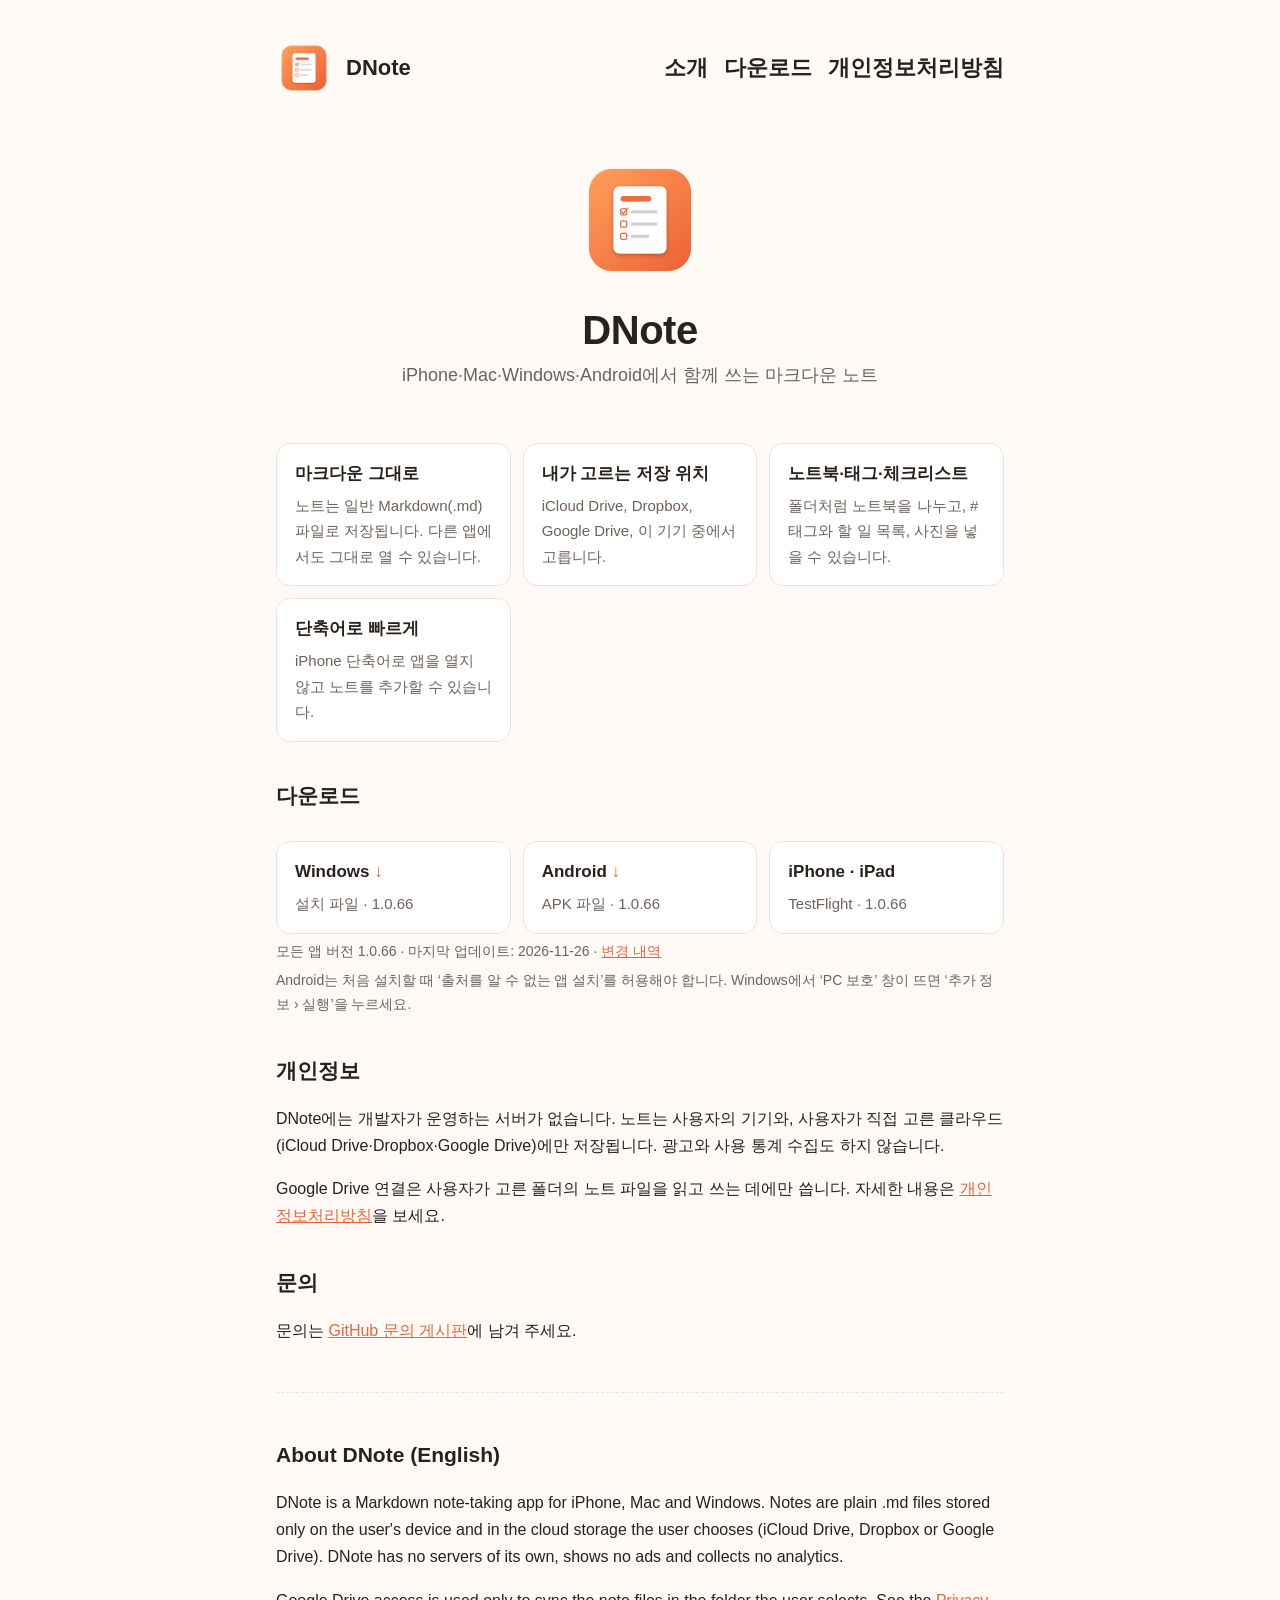
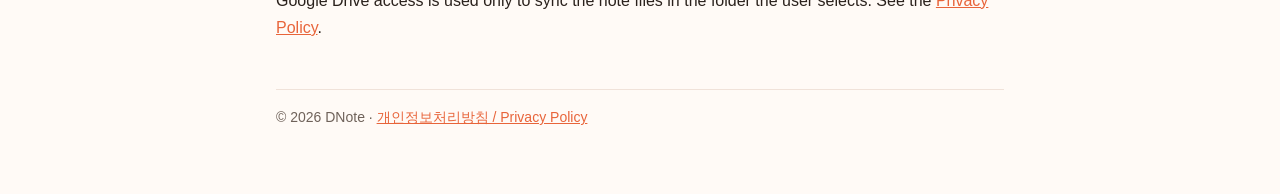
<file: index.html>
<!doctype html>
<html lang="ko">
<head>
  <meta charset="utf-8">
  <meta name="viewport" content="width=device-width, initial-scale=1">
  <title>DNote — 마크다운 노트</title>
  <meta name="description" content="DNote는 iPhone·Mac·Windows에서 쓰는 마크다운 노트 앱입니다. 노트는 사용자의 기기와 사용자가 고른 iCloud Drive·Dropbox·Google Drive에만 저장됩니다.">
  <link rel="icon" href="icon.png">
  <link rel="stylesheet" href="style.css">
</head>
<body>
<div class="wrap">
  <header class="top">
    <img src="icon.png" alt="">
    <a href="./">DNote</a>
    <nav><a href="./">소개</a><a href="#download">다운로드</a><a href="privacy.html">개인정보처리방침</a></nav>
  </header>

  <section class="hero">
    <img src="icon.png" alt="DNote 아이콘">
    <h1>DNote</h1>
    <p>iPhone·Mac·Windows·Android에서 함께 쓰는 마크다운 노트</p>
  </section>

  <div class="grid">
    <div class="card"><h3>마크다운 그대로</h3><p>노트는 일반 Markdown(.md) 파일로 저장됩니다. 다른 앱에서도 그대로 열 수 있습니다.</p></div>
    <div class="card"><h3>내가 고르는 저장 위치</h3><p>iCloud Drive, Dropbox, Google Drive, 이 기기 중에서 고릅니다.</p></div>
    <div class="card"><h3>노트북·태그·체크리스트</h3><p>폴더처럼 노트북을 나누고, #태그와 할 일 목록, 사진을 넣을 수 있습니다.</p></div>
    <div class="card"><h3>단축어로 빠르게</h3><p>iPhone 단축어로 앱을 열지 않고 노트를 추가할 수 있습니다.</p></div>
  </div>

  <h2 id="download">다운로드</h2>
  <div class="grid downloads">
    <a class="card dl" href="https://github.com/restman3/dnote/releases/download/v1.0.66/DNote-Windows-1.0.66-setup.exe">
      <h3>Windows</h3><p>설치 파일 · <span data-ver="version">1.0.66</span></p>
    </a>
    <a class="card dl" href="https://github.com/restman3/dnote/releases/download/v1.0.66/DNote-Android-1.0.66.apk">
      <h3>Android</h3><p>APK 파일 · <span data-ver="version">1.0.66</span></p>
    </a>
    <div class="card">
      <h3>iPhone · iPad</h3><p>TestFlight · <span data-ver="version">1.0.66</span></p>
    </div>
  </div>
  <p class="muted small">모든 앱 버전 <span data-ver="version">1.0.66</span> · 마지막 업데이트: <span data-ver="date">2026-11-26</span> · <a href="https://github.com/restman3/dnote/releases">변경 내역</a></p>
  <p class="muted small">Android는 처음 설치할 때 ‘출처를 알 수 없는 앱 설치’를 허용해야 합니다. Windows에서 ‘PC 보호’ 창이 뜨면 ‘추가 정보 › 실행’을 누르세요.</p>

  <h2>개인정보</h2>
  <p>DNote에는 개발자가 운영하는 서버가 없습니다. 노트는 사용자의 기기와, 사용자가 직접 고른 클라우드(iCloud Drive·Dropbox·Google Drive)에만 저장됩니다. 광고와 사용 통계 수집도 하지 않습니다.</p>
  <p>Google Drive 연결은 사용자가 고른 폴더의 노트 파일을 읽고 쓰는 데에만 씁니다. 자세한 내용은 <a href="privacy.html">개인정보처리방침</a>을 보세요.</p>

  <h2>문의</h2>
  <p>문의는 <a href="https://github.com/restman3/dnote/issues">GitHub 문의 게시판</a>에 남겨 주세요.</p>

  <section class="en" lang="en">
    <h2>About DNote (English)</h2>
    <p>DNote is a Markdown note-taking app for iPhone, Mac and Windows. Notes are plain .md files stored only on the user's device and in the cloud storage the user chooses (iCloud Drive, Dropbox or Google Drive). DNote has no servers of its own, shows no ads and collects no analytics.</p>
    <p>Google Drive access is used only to sync the note files in the folder the user selects. See the <a href="privacy.html#english">Privacy Policy</a>.</p>
  </section>

  <footer>© 2026 DNote · <a href="privacy.html">개인정보처리방침 / Privacy Policy</a></footer>
</div>
</body>
</html>
</file>
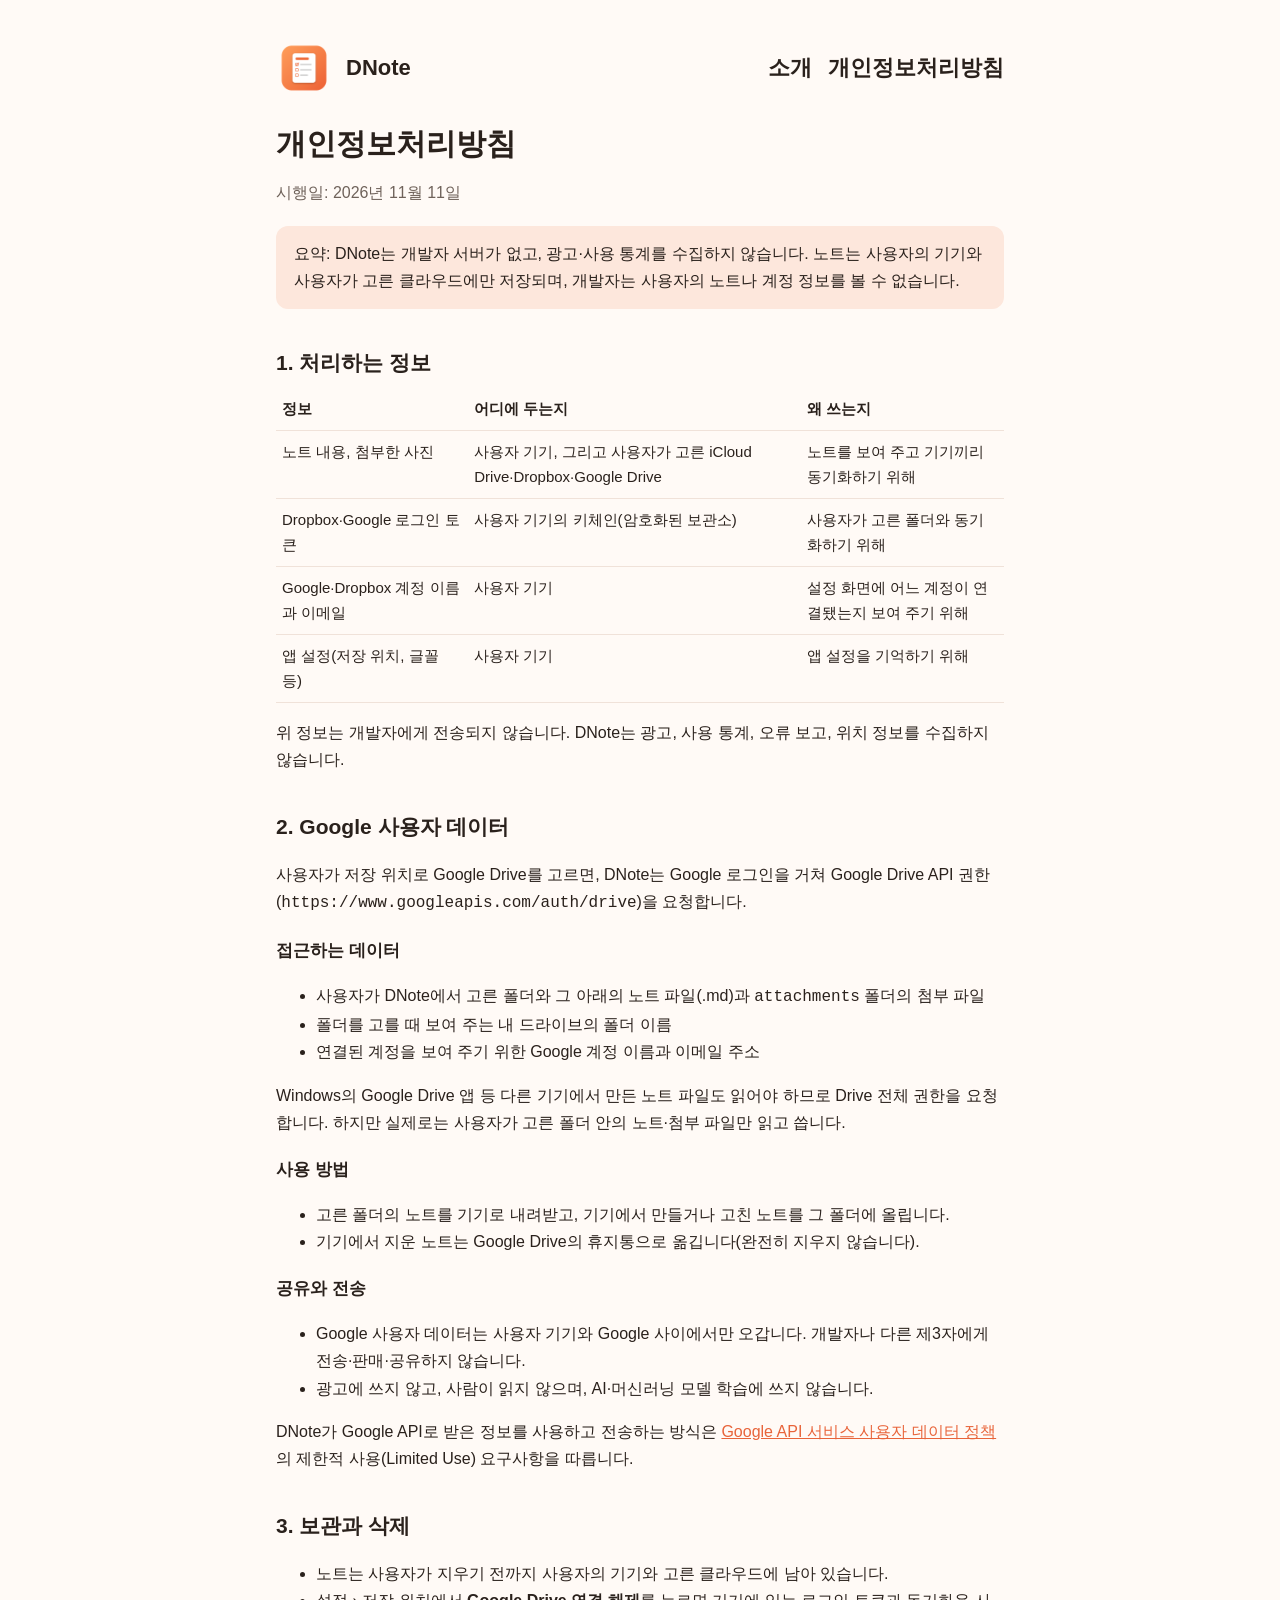
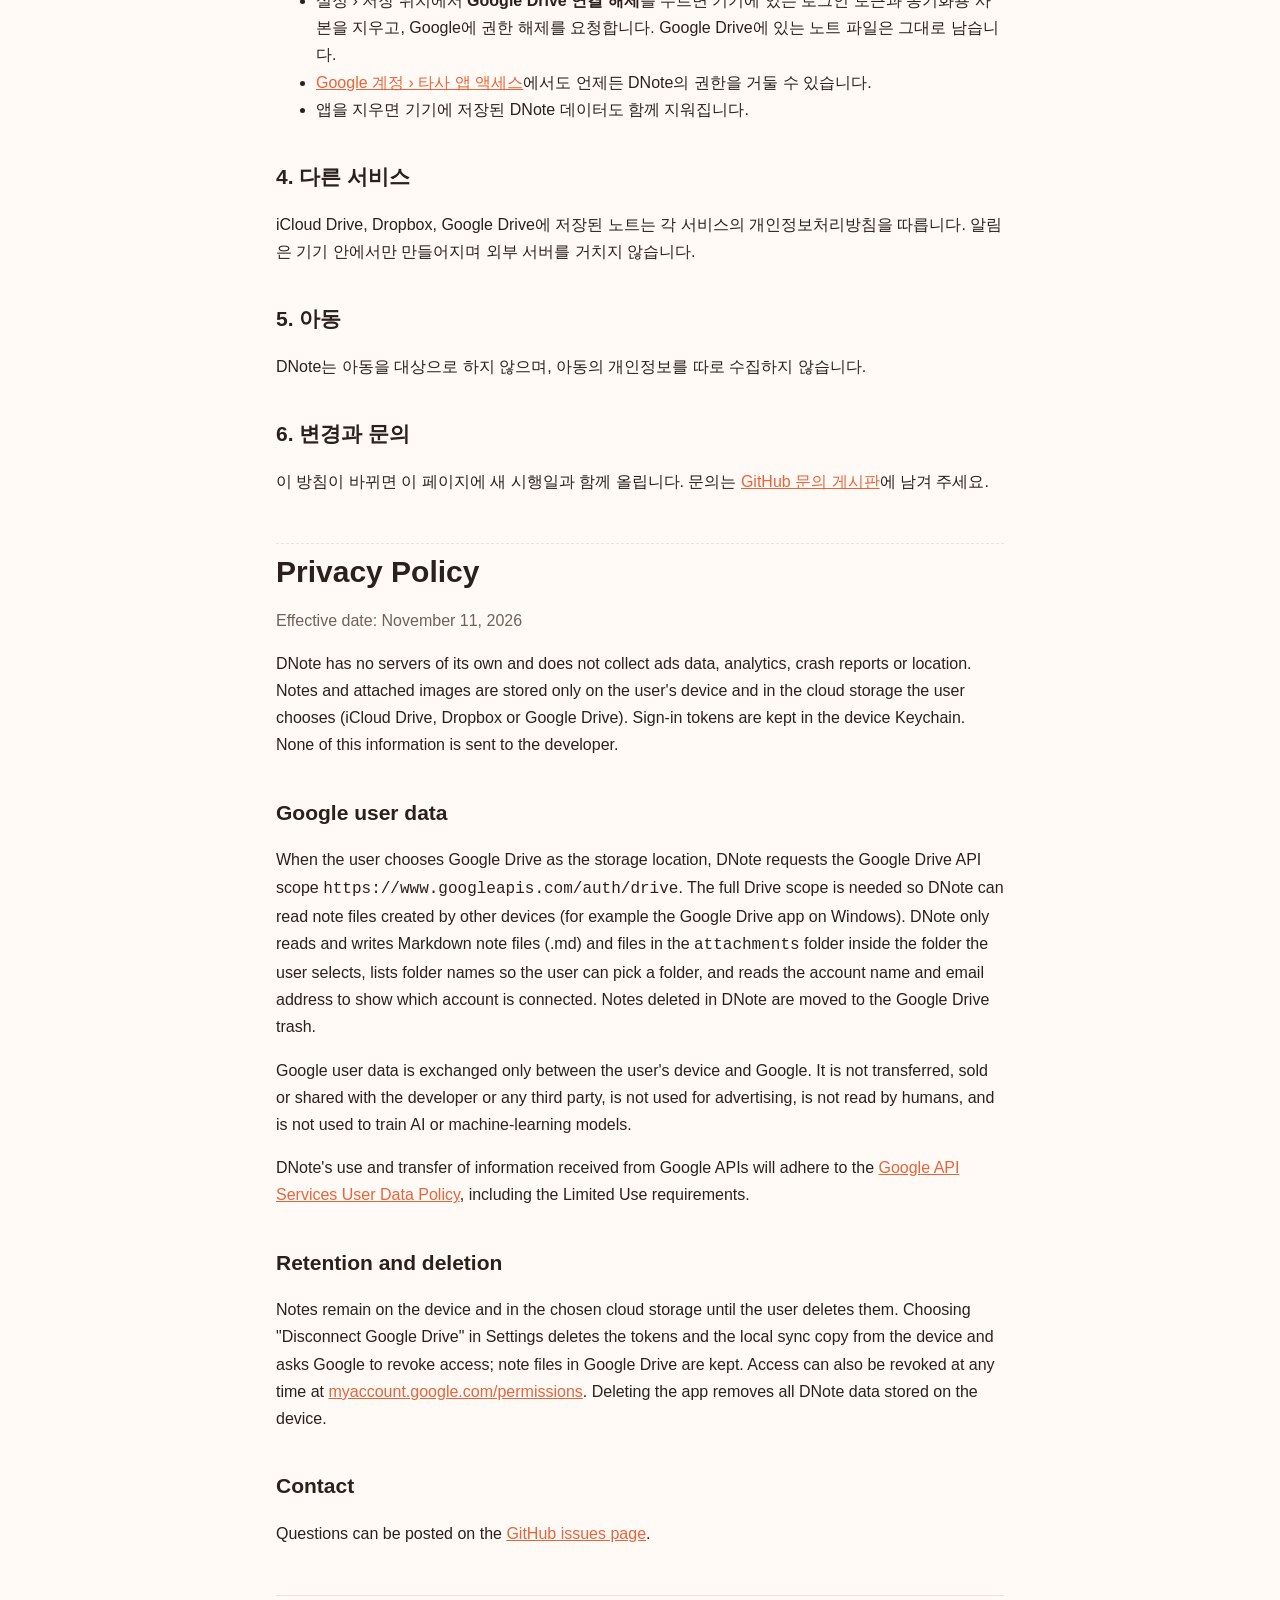
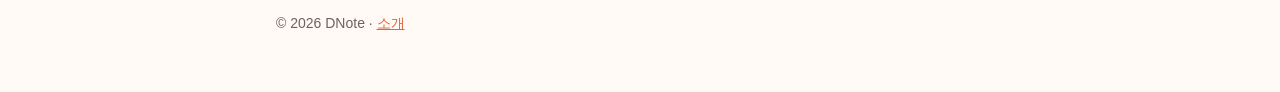
<file: privacy.html>
<!doctype html>
<html lang="ko">
<head>
  <meta charset="utf-8">
  <meta name="viewport" content="width=device-width, initial-scale=1">
  <title>DNote 개인정보처리방침</title>
  <meta name="description" content="DNote 개인정보처리방침 / Privacy Policy">
  <link rel="icon" href="icon.png">
  <link rel="stylesheet" href="style.css">
</head>
<body>
<div class="wrap">
  <header class="top">
    <img src="icon.png" alt="">
    <a href="./">DNote</a>
    <nav><a href="./">소개</a><a href="privacy.html">개인정보처리방침</a></nav>
  </header>

  <h1>개인정보처리방침</h1>
  <p class="muted">시행일: 2026년 11월 11일</p>

  <div class="note">요약: DNote는 개발자 서버가 없고, 광고·사용 통계를 수집하지 않습니다. 노트는 사용자의 기기와 사용자가 고른 클라우드에만 저장되며, 개발자는 사용자의 노트나 계정 정보를 볼 수 없습니다.</div>

  <h2>1. 처리하는 정보</h2>
  <table>
    <tr><th>정보</th><th>어디에 두는지</th><th>왜 쓰는지</th></tr>
    <tr><td>노트 내용, 첨부한 사진</td><td>사용자 기기, 그리고 사용자가 고른 iCloud Drive·Dropbox·Google Drive</td><td>노트를 보여 주고 기기끼리 동기화하기 위해</td></tr>
    <tr><td>Dropbox·Google 로그인 토큰</td><td>사용자 기기의 키체인(암호화된 보관소)</td><td>사용자가 고른 폴더와 동기화하기 위해</td></tr>
    <tr><td>Google·Dropbox 계정 이름과 이메일</td><td>사용자 기기</td><td>설정 화면에 어느 계정이 연결됐는지 보여 주기 위해</td></tr>
    <tr><td>앱 설정(저장 위치, 글꼴 등)</td><td>사용자 기기</td><td>앱 설정을 기억하기 위해</td></tr>
  </table>
  <p>위 정보는 개발자에게 전송되지 않습니다. DNote는 광고, 사용 통계, 오류 보고, 위치 정보를 수집하지 않습니다.</p>

  <h2>2. Google 사용자 데이터</h2>
  <p>사용자가 저장 위치로 Google Drive를 고르면, DNote는 Google 로그인을 거쳐 Google Drive API 권한(<code>https://www.googleapis.com/auth/drive</code>)을 요청합니다.</p>
  <h3>접근하는 데이터</h3>
  <ul>
    <li>사용자가 DNote에서 고른 폴더와 그 아래의 노트 파일(.md)과 <code>attachments</code> 폴더의 첨부 파일</li>
    <li>폴더를 고를 때 보여 주는 내 드라이브의 폴더 이름</li>
    <li>연결된 계정을 보여 주기 위한 Google 계정 이름과 이메일 주소</li>
  </ul>
  <p>Windows의 Google Drive 앱 등 다른 기기에서 만든 노트 파일도 읽어야 하므로 Drive 전체 권한을 요청합니다. 하지만 실제로는 사용자가 고른 폴더 안의 노트·첨부 파일만 읽고 씁니다.</p>
  <h3>사용 방법</h3>
  <ul>
    <li>고른 폴더의 노트를 기기로 내려받고, 기기에서 만들거나 고친 노트를 그 폴더에 올립니다.</li>
    <li>기기에서 지운 노트는 Google Drive의 휴지통으로 옮깁니다(완전히 지우지 않습니다).</li>
  </ul>
  <h3>공유와 전송</h3>
  <ul>
    <li>Google 사용자 데이터는 사용자 기기와 Google 사이에서만 오갑니다. 개발자나 다른 제3자에게 전송·판매·공유하지 않습니다.</li>
    <li>광고에 쓰지 않고, 사람이 읽지 않으며, AI·머신러닝 모델 학습에 쓰지 않습니다.</li>
  </ul>
  <p>DNote가 Google API로 받은 정보를 사용하고 전송하는 방식은 <a href="https://developers.google.com/terms/api-services-user-data-policy">Google API 서비스 사용자 데이터 정책</a>의 제한적 사용(Limited Use) 요구사항을 따릅니다.</p>

  <h2>3. 보관과 삭제</h2>
  <ul>
    <li>노트는 사용자가 지우기 전까지 사용자의 기기와 고른 클라우드에 남아 있습니다.</li>
    <li>설정 › 저장 위치에서 <b>Google Drive 연결 해제</b>를 누르면 기기에 있는 로그인 토큰과 동기화용 사본을 지우고, Google에 권한 해제를 요청합니다. Google Drive에 있는 노트 파일은 그대로 남습니다.</li>
    <li><a href="https://myaccount.google.com/permissions">Google 계정 › 타사 앱 액세스</a>에서도 언제든 DNote의 권한을 거둘 수 있습니다.</li>
    <li>앱을 지우면 기기에 저장된 DNote 데이터도 함께 지워집니다.</li>
  </ul>

  <h2>4. 다른 서비스</h2>
  <p>iCloud Drive, Dropbox, Google Drive에 저장된 노트는 각 서비스의 개인정보처리방침을 따릅니다. 알림은 기기 안에서만 만들어지며 외부 서버를 거치지 않습니다.</p>

  <h2>5. 아동</h2>
  <p>DNote는 아동을 대상으로 하지 않으며, 아동의 개인정보를 따로 수집하지 않습니다.</p>

  <h2>6. 변경과 문의</h2>
  <p>이 방침이 바뀌면 이 페이지에 새 시행일과 함께 올립니다. 문의는 <a href="https://github.com/restman3/dnote/issues">GitHub 문의 게시판</a>에 남겨 주세요.</p>

  <section class="en" id="english" lang="en">
    <h1>Privacy Policy</h1>
    <p class="muted">Effective date: November 11, 2026</p>
    <p>DNote has no servers of its own and does not collect ads data, analytics, crash reports or location. Notes and attached images are stored only on the user's device and in the cloud storage the user chooses (iCloud Drive, Dropbox or Google Drive). Sign-in tokens are kept in the device Keychain. None of this information is sent to the developer.</p>
    <h2>Google user data</h2>
    <p>When the user chooses Google Drive as the storage location, DNote requests the Google Drive API scope <code>https://www.googleapis.com/auth/drive</code>. The full Drive scope is needed so DNote can read note files created by other devices (for example the Google Drive app on Windows). DNote only reads and writes Markdown note files (.md) and files in the <code>attachments</code> folder inside the folder the user selects, lists folder names so the user can pick a folder, and reads the account name and email address to show which account is connected. Notes deleted in DNote are moved to the Google Drive trash.</p>
    <p>Google user data is exchanged only between the user's device and Google. It is not transferred, sold or shared with the developer or any third party, is not used for advertising, is not read by humans, and is not used to train AI or machine-learning models.</p>
    <p>DNote's use and transfer of information received from Google APIs will adhere to the <a href="https://developers.google.com/terms/api-services-user-data-policy">Google API Services User Data Policy</a>, including the Limited Use requirements.</p>
    <h2>Retention and deletion</h2>
    <p>Notes remain on the device and in the chosen cloud storage until the user deletes them. Choosing "Disconnect Google Drive" in Settings deletes the tokens and the local sync copy from the device and asks Google to revoke access; note files in Google Drive are kept. Access can also be revoked at any time at <a href="https://myaccount.google.com/permissions">myaccount.google.com/permissions</a>. Deleting the app removes all DNote data stored on the device.</p>
    <h2>Contact</h2>
    <p>Questions can be posted on the <a href="https://github.com/restman3/dnote/issues">GitHub issues page</a>.</p>
  </section>

  <footer>© 2026 DNote · <a href="./">소개</a></footer>
</div>
</body>
</html>
</file>
<file: style.css>
:root {
  --bg: #fffaf6; --fg: #2a211c; --muted: #6f625a; --accent: #e8643a; --accent-soft: #fde7dc;
  --card: #ffffff; --line: #f0e2d9;
}
@media (prefers-color-scheme: dark) {
  :root { --bg: #1b1714; --fg: #f3ece7; --muted: #b3a69d; --accent: #ff8a5c; --accent-soft: #3a2a22; --card: #241f1b; --line: #3a312b; }
}
* { box-sizing: border-box; }
html { -webkit-text-size-adjust: 100%; }
body {
  margin: 0; background: var(--bg); color: var(--fg);
  font: 16px/1.7 -apple-system, BlinkMacSystemFont, "Apple SD Gothic Neo", "Malgun Gothic", "Segoe UI", sans-serif;
}
.wrap { max-width: 760px; margin: 0 auto; padding: 40px 16px 64px; }
header.top { display: flex; align-items: center; gap: 14px; margin-bottom: 28px; }
header.top img { width: 56px; height: 56px; }
header.top a { color: inherit; text-decoration: none; font-weight: 700; font-size: 22px; }
nav { margin-left: auto; display: flex; gap: 16px; font-size: 15px; }
nav a { color: var(--muted); text-decoration: none; }
nav a:hover { color: var(--accent); }
.hero { text-align: center; padding: 32px 0 24px; }
.hero img { width: 128px; height: 128px; }
.hero h1 { font-size: 40px; margin: 12px 0 4px; letter-spacing: -0.5px; }
.hero p { color: var(--muted); font-size: 18px; margin: 0; }
h1 { font-size: 30px; line-height: 1.3; margin: 0 0 8px; }
h2 { font-size: 21px; margin: 36px 0 8px; }
h3 { font-size: 17px; margin: 20px 0 4px; }
p, li { color: var(--fg); }
.muted { color: var(--muted); }
a { color: var(--accent); }
.grid { display: grid; grid-template-columns: repeat(auto-fit, minmax(210px, 1fr)); gap: 12px; margin-top: 28px; }
.card { background: var(--card); border: 1px solid var(--line); border-radius: 14px; padding: 16px 18px; }
.card h3 { margin: 0 0 4px; }
.card p { margin: 0; color: var(--muted); font-size: 15px; }
.note { background: var(--accent-soft); border-radius: 12px; padding: 14px 18px; margin: 20px 0; }
table { border-collapse: collapse; width: 100%; font-size: 15px; }
th, td { text-align: left; border-bottom: 1px solid var(--line); padding: 8px 6px; vertical-align: top; }
footer { margin-top: 48px; padding-top: 16px; border-top: 1px solid var(--line); color: var(--muted); font-size: 14px; }
.en { margin-top: 48px; padding-top: 8px; border-top: 1px dashed var(--line); }
@media (max-width: 520px) { .hero h1 { font-size: 32px; } nav { gap: 12px; } }
.dl { text-decoration: none; color: inherit; transition: border-color 0.15s, transform 0.15s; }
.dl:hover { border-color: var(--accent); transform: translateY(-1px); }
.dl h3::after { content: " ↓"; color: var(--accent); }
.small { font-size: 14px; margin: 6px 0; }
</file>
